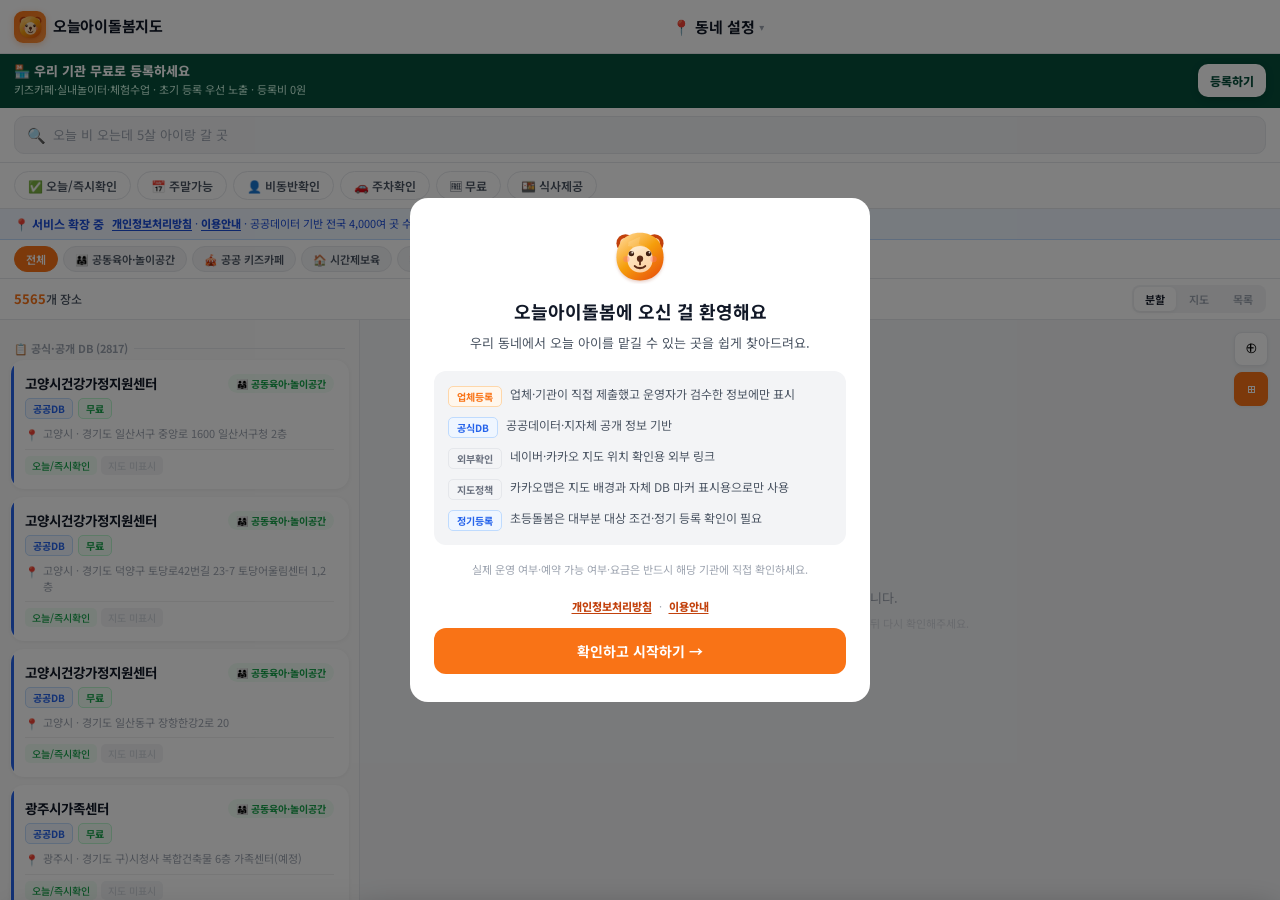
<file: index.html>
﻿<!DOCTYPE html>
<html lang="ko">
<head>
<meta charset="UTF-8">
<meta name="viewport" content="width=device-width, initial-scale=1.0, maximum-scale=1.0, user-scalable=no">
<title>오늘아이돌봄지도 | 우리 동네 돌봄·놀이 통합 검색 지도</title>
<meta name="description" content="국가서비스, 공공돌봄, 키즈카페, 실내놀이터, 도서관 프로그램, 체험수업을 한 번에 찾는 우리동네 돌봄·놀이 통합 검색 지도">
<meta name="theme-color" content="#f97316">
<meta name="color-scheme" content="light">
<meta name="mobile-web-app-capable" content="yes">
<meta name="application-name" content="오늘돌봄">
<meta property="og:title" content="오늘아이돌봄지도 | 우리 동네 돌봄·놀이 통합 검색 지도">
<meta property="og:description" content="국가서비스부터 키즈카페까지 오늘 갈 수 있는 돌봄·놀이 장소를 한 번에 찾아보세요.">
<meta property="og:type" content="website">
<meta property="og:image" content="icons/icon-512.png">
<meta name="apple-mobile-web-app-capable" content="yes">
<meta name="apple-mobile-web-app-status-bar-style" content="default">
<meta name="apple-mobile-web-app-title" content="오늘돌봄">
<link rel="manifest" href="manifest.json">
<link rel="icon" type="image/png" sizes="192x192" href="icons/icon-192.png">
<link rel="icon" type="image/png" sizes="512x512" href="icons/icon-512.png">
<link rel="apple-touch-icon" href="icons/icon-192.png">
<link rel="preconnect" href="https://fonts.googleapis.com">
<link href="https://fonts.googleapis.com/css2?family=Noto+Sans+KR:wght@300;400;500;600;700&display=swap" rel="stylesheet">
<link rel="stylesheet" href="assets/app.css">
<!-- 카카오맵 JS SDK는 지도 배경 렌더링과 자체 DB 좌표 마커 표시용입니다.
     카카오 Local/Places API 검색 결과를 장소 DB로 저장·복제·재배포하지 않습니다.
     카카오 개발자콘솔에서 허용 도메인을 반드시 제한하세요. -->
<script src="//dapi.kakao.com/v2/maps/sdk.js?appkey=64378d75cc0d8edba55553350f36c7d1&libraries=clusterer,services&autoload=false"></script>
</head>
<body>
<div class="app" id="app">

  <!-- ① 헤더: 당근마켓 스타일 -->
  <header class="header">
    <div class="logo">
      <div class="logo-icon"><img src="icons/todaycare-bear.svg" alt="" aria-hidden="true"></div>
      <span class="logo-text">오늘아이돌봄지도</span>
    </div>
    <button class="location-btn" id="loc-btn" onclick="openLocationModal()">
      <span>📍</span>
      <span class="loc-name" id="loc-name">동네 설정</span>
      <span class="loc-chevron">▾</span>
    </button>
  </header>

  <!-- PWA 설치 배너: Android Chrome (beforeinstallprompt) -->
  <div class="pwa-banner" id="pwa-install-banner">
    <img class="pwa-banner-icon" src="icons/todaycare-bear.svg" alt="" aria-hidden="true">
    <div class="pwa-banner-text">
      <b>앱으로 설치하기</b>
      <span>홈 화면 추가 → 앱처럼 빠르게 열려요</span>
    </div>
    <button class="pwa-banner-btn" onclick="triggerPwaInstall()">설치</button>
    <button class="pwa-banner-close" onclick="dismissPwaInstall()">✕</button>
  </div>

  <!-- PWA 설치 배너: iOS Safari -->
  <div class="pwa-banner pwa-ios" id="pwa-ios-banner">
    <img class="pwa-banner-icon" src="icons/todaycare-bear.svg" alt="" aria-hidden="true">
    <div class="pwa-banner-text">
      <b>홈 화면에 추가하기</b>
      <span>Safari 하단 공유(□↑) → "홈 화면에 추가"</span>
    </div>
    <button class="pwa-banner-close" onclick="dismissIosBanner()">✕</button>
  </div>

  <!-- ② 업체등록 CTA 띠 -->
  <div class="vendor-cta-strip" id="vendor-cta-strip">
    <div class="vendor-cta-copy">
      <b>🏪 우리 기관 무료로 등록하세요</b>
      <span>키즈카페·실내놀이터·체험수업 · 초기 등록 우선 노출 · 등록비 0원</span>
    </div>
    <button type="button" onclick="openVendorModal()">등록하기</button>
  </div>

  <!-- ③ 검색바 -->
  <div class="search-wrap">
    <div class="search-box">
      <span class="search-icon">🔍</span>
      <input class="search-input" id="search-input" type="text"
             placeholder="오늘 비 오는데 5살 아이랑 갈 곳"
             oninput="onSearch(this.value)" autocomplete="off">
      <button class="search-clear" id="search-clear" onclick="clearSearch()">✕</button>
    </div>
  </div>

  <!-- ④ 퀵필터 -->
  <div class="quick-bar">
    <button class="chip" id="chip-today"    onclick="toggleFilter('today')">✅ 오늘/즉시확인</button>
    <button class="chip" id="chip-weekend"  onclick="toggleFilter('weekend')">📅 주말가능</button>
    <button class="chip" id="chip-guardian" onclick="toggleFilter('guardian')">👤 비동반확인</button>
    <button class="chip" id="chip-parking"  onclick="toggleFilter('parking')">🚗 주차확인</button>
    <button class="chip" id="chip-free"     onclick="toggleFilter('free')">🆓 무료</button>
    <button class="chip" id="chip-meal"     onclick="toggleFilter('meal')">🍱 식사제공</button>
  </div>

  <!-- ⑤ 서비스 안내 -->
  <div class="policy-strip">
    <b>📍 서비스 확장 중</b>
    <span><a href="privacy.html">개인정보처리방침</a> · <a href="terms.html">이용안내</a> · 공공데이터 기반 전국 4,000여 곳 수록 · 업체 직접 등록 상시 접수 중</span>
  </div>

  <!-- ④ 카테고리 -->
  <div class="cat-bar" id="cat-bar"></div>

  <!-- ⑤ 카운트 + 뷰 토글 -->
  <div class="view-bar">
    <div class="view-count">
      <b id="count-num">0</b>개 장소
      <span class="count-area" id="count-area"></span>
    </div>
    <div class="view-toggle">
      <button class="vbtn active" id="v-split" onclick="setView('split')">분할</button>
      <button class="vbtn" id="v-map"   onclick="setView('map')">지도</button>
      <button class="vbtn" id="v-list"  onclick="setView('list')">목록</button>
    </div>
  </div>

  <!-- ⑥ 메인 콘텐츠 -->
  <div class="main" id="main-area">

    <!-- 리스트 패널 -->
    <div class="list-panel" id="list-panel">
      <div class="list-scroll" id="list-scroll">
        <div class="loading" id="loading">
          <div class="loading-spinner"></div>
          <p>데이터를 불러오는 중...</p>
        </div>
      </div>
    </div>

    <!-- 지도 패널 -->
    <div class="map-panel" id="map-panel">
      <div id="kakao-map" style="width:100%;height:100%"></div>
      <div class="map-controls">
        <button class="map-btn" onclick="fitBounds()" title="범위 맞추기">⊕</button>
        <button class="map-btn active" id="cluster-btn" onclick="toggleCluster()" title="클러스터">⊞</button>
      </div>
      <!-- 상세 패널 -->
      <div class="detail-panel" id="detail-panel">
        <button class="btn-close-detail" onclick="closeDetail()">✕</button>
        <div class="detail-scroll">
          <div id="detail-hero"></div>
          <div id="detail-body"></div>
        </div>
      </div>
    </div>
  </div>

  <!-- 모바일 FAB 그룹 -->
  <div class="mobile-fab-group" id="mobile-fab-group">
    <button class="mobile-fab" id="mobile-fab" onclick="toggleMobileView()">
      <span id="fab-icon">🗺️</span>
      <span id="fab-text">지도 보기</span>
    </button>
  </div>

  <!-- 모바일 바텀시트 -->
  <div class="bs-overlay" id="bs-overlay" onclick="closeBs()"></div>
  <div class="bottom-sheet" id="bottom-sheet">
    <div class="bs-handle"></div>
    <div class="bs-header">
      <span class="bs-title" id="bs-title">시설 목록</span>
      <button class="btn-close" onclick="closeBs()">✕</button>
    </div>
    <div class="bs-scroll" id="bs-scroll"></div>
  </div>

  <div class="toast" id="toast"></div>
</div>

<!-- 동네 설정 모달 -->
<div class="modal-backdrop" id="location-modal" onclick="closeModal('location-modal')">
  <div class="modal" onclick="event.stopPropagation()">
    <div class="modal-header">
      <h2>내 동네 설정</h2>
      <button class="btn-close" onclick="closeModal('location-modal')">✕</button>
    </div>
    <p class="modal-desc">당근마켓처럼 우리 동네를 설정하면<br>그 지역 아이돌봄 장소만 먼저 보여드려요.</p>
    <div class="loc-input-wrap">
      <input class="loc-input" id="loc-input" type="text"
             placeholder="예: 홍성군, 예산군, 화성시 동탄구..."
             oninput="filterSuggestions(this.value)" autocomplete="off">
    </div>
    <div class="loc-suggestions" id="loc-suggestions"></div>
    <button class="btn-loc-all" onclick="setNeighborhood('','전국')">🌏 전국 전체 보기</button>
  </div>
</div>

<!-- 업체·기관 등록 모달 -->
<div class="modal-backdrop" id="vendor-modal" onclick="closeModal('vendor-modal')">
  <div class="modal modal-wide" onclick="event.stopPropagation()">
    <div class="modal-header">
      <h2>🏪 업체·기관 무료 등록</h2>
      <button class="btn-close" onclick="closeModal('vendor-modal')">✕</button>
    </div>
    <p class="modal-desc">오늘아이돌봄지도에 등록하면 지역 부모에게 우리 기관이 노출됩니다.<br><b>초기 등록 기관은 상단 우선 노출</b> 혜택이 적용됩니다.</p>

    <!-- 혜택 3종 -->
    <div class="vendor-benefits">
      <div>
        <b>🆓</b>
        <span>등록비 0원<br>완전 무료</span>
      </div>
      <div>
        <b>📍</b>
        <span>지도·검색<br>노출</span>
      </div>
      <div>
        <b>📞</b>
        <span>전화·예약링크<br>직접 연결</span>
      </div>
    </div>

    <!-- 등록 가능 업체 유형 -->
    <div class="vendor-type-list">
      <div class="vendor-type-title">등록 가능한 기관·업체</div>
      <div class="vendor-types">
        <span>🎪 키즈카페</span>
        <span>🏃 실내놀이터</span>
        <span>🎨 체험수업</span>
        <span>🌿 공동육아나눔터</span>
        <span>📚 도서관 프로그램</span>
        <span>🍳 키즈쿠킹</span>
        <span>🌲 숲체험</span>
        <span>🏫 방학특강</span>
      </div>
    </div>

    <!-- 준비 사항 -->
    <div class="vendor-checklist">
      <h3>📋 등록 전 준비하면 좋은 정보</h3>
      <ul>
        <li>업체·기관명, 대표전화, 주소</li>
        <li>카테고리 구분 (키즈카페 / 체험수업 / 공동육아 등)</li>
        <li>공식 홈페이지·인스타·예약 링크 <em style="color:var(--brand);font-size:10px">(있으면 우선 노출)</em></li>
        <li>네이버지도 또는 카카오맵 링크</li>
      </ul>
    </div>

    <div class="vendor-notice gray">
      담당자명·개인 연락처는 내부 검수용으로만 사용하고 공개 화면에는 노출하지 않습니다.<br>
      등록 후 <b>1~3일 내 검수</b>를 거쳐 지도에 반영됩니다.
    </div>

    <div class="vendor-actions">
      <button class="btn-v-reset" onclick="closeModal('vendor-modal')">닫기</button>
      <button class="btn-v-submit" onclick="openVendorGoogleForm()">구글폼으로 무료 등록하기 →</button>
    </div>
  </div>
</div>

<!-- 법적 고지 모달 (최초 1회) -->
<div class="modal-backdrop" id="legal-modal">
  <div class="modal modal-legal">
    <img class="legal-icon" src="icons/todaycare-bear.svg" alt="" aria-hidden="true">
    <h2>오늘아이돌봄에 오신 걸 환영해요</h2>
    <p class="legal-sub">우리 동네에서 오늘 아이를 맡길 수 있는 곳을 쉽게 찾아드려요.</p>
    <div class="legal-list">
      <div class="legal-item">
        <span class="legal-badge badge-direct">업체등록</span>
        <span>업체·기관이 직접 제출했고 운영자가 검수한 정보에만 표시</span>
      </div>
      <div class="legal-item">
        <span class="legal-badge badge-public">공식DB</span>
        <span>공공데이터·지자체 공개 정보 기반</span>
      </div>
      <div class="legal-item">
        <span class="legal-badge badge-link">외부확인</span>
        <span>네이버·카카오 지도 위치 확인용 외부 링크</span>
      </div>
      <div class="legal-item">
        <span class="legal-badge badge-link">지도정책</span>
        <span>카카오맵은 지도 배경과 자체 DB 마커 표시용으로만 사용</span>
      </div>
      <div class="legal-item">
        <span class="legal-badge badge-public">정기등록</span>
        <span>초등돌봄은 대부분 대상 조건·정기 등록 확인이 필요</span>
      </div>
    </div>
    <p class="legal-notice">실제 운영 여부·예약 가능 여부·요금은 반드시 해당 기관에 직접 확인하세요.</p>
    <div class="legal-links">
      <a href="privacy.html">개인정보처리방침</a>
      <span>·</span>
      <a href="terms.html">이용안내</a>
    </div>
    <button class="btn-legal-confirm" onclick="confirmLegal()">확인하고 시작하기 →</button>
  </div>
</div>

<!-- PWA 설치 안내 모달 -->
<div class="modal-backdrop" id="install-help-modal" onclick="closeModal('install-help-modal')">
  <div class="modal modal-install-help" onclick="event.stopPropagation()">
    <div class="modal-header">
      <h2>앱 설치 안내</h2>
      <button class="btn-close" onclick="closeModal('install-help-modal')">✕</button>
    </div>
    <img class="install-help-icon" src="icons/todaycare-bear.svg" alt="" aria-hidden="true">
    <p class="modal-desc">설치 팝업이 바로 뜨지 않으면 아래 방법으로 홈 화면에 추가할 수 있어요.</p>
    <div class="install-help-list">
      <div>
        <b>Android Chrome</b>
        <span>오른쪽 위 ⋮ 메뉴 → 앱 설치 또는 홈 화면에 추가</span>
      </div>
      <div>
        <b>Samsung Internet</b>
        <span>메뉴 → 현재 페이지 추가 → 홈 화면</span>
      </div>
      <div>
        <b>iPhone Safari</b>
        <span>공유 버튼 → 홈 화면에 추가</span>
      </div>
    </div>
    <div class="vendor-notice gray">
      Google 앱, 카카오톡, 네이버앱 안에서 연 브라우저는 설치 팝업을 지원하지 않을 수 있습니다. 그 경우 Chrome 또는 Safari에서 todaycare.kr을 다시 열어주세요.
    </div>
  </div>
</div>

<script src="assets/app.js"></script>
<script>
  if ('serviceWorker' in navigator) {
    window.addEventListener('load', () => {
      navigator.serviceWorker.register('./sw.js').catch(() => {});
    });
  }
</script>
</body>
</html>
</file>
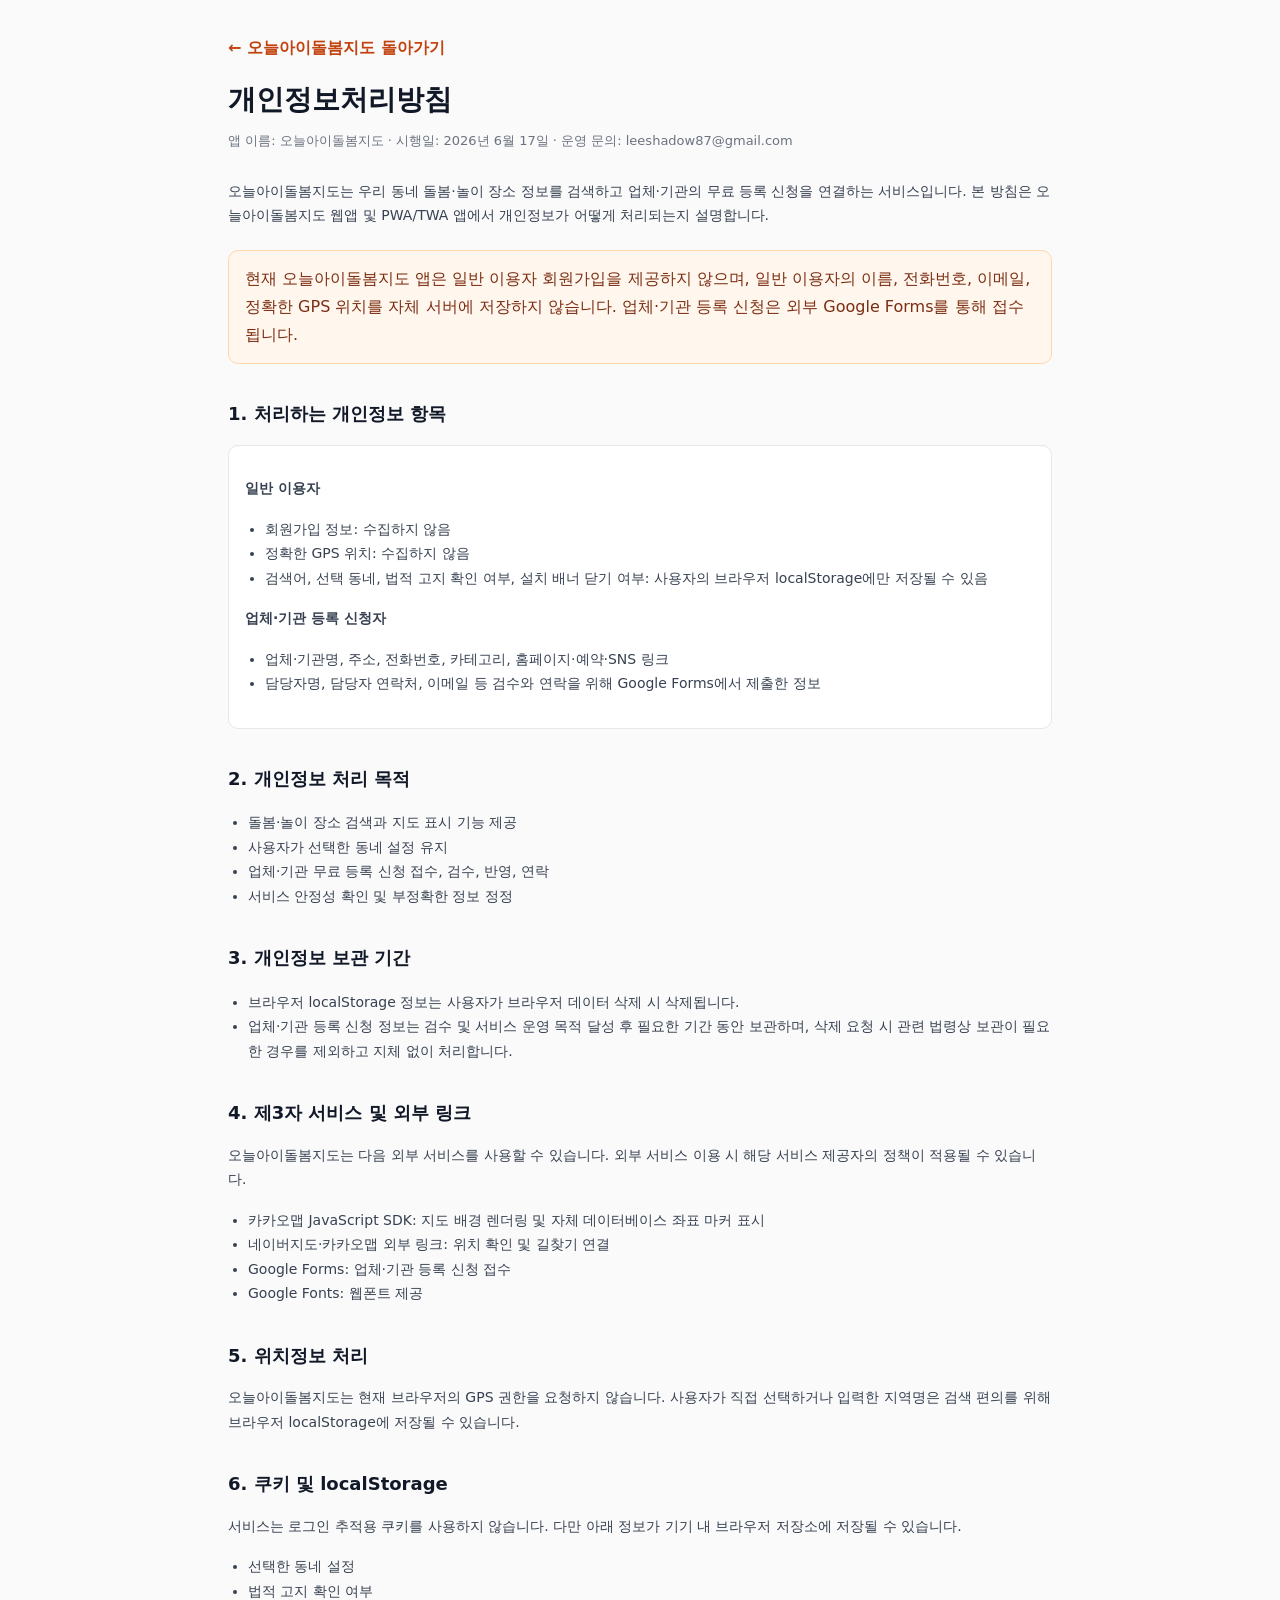
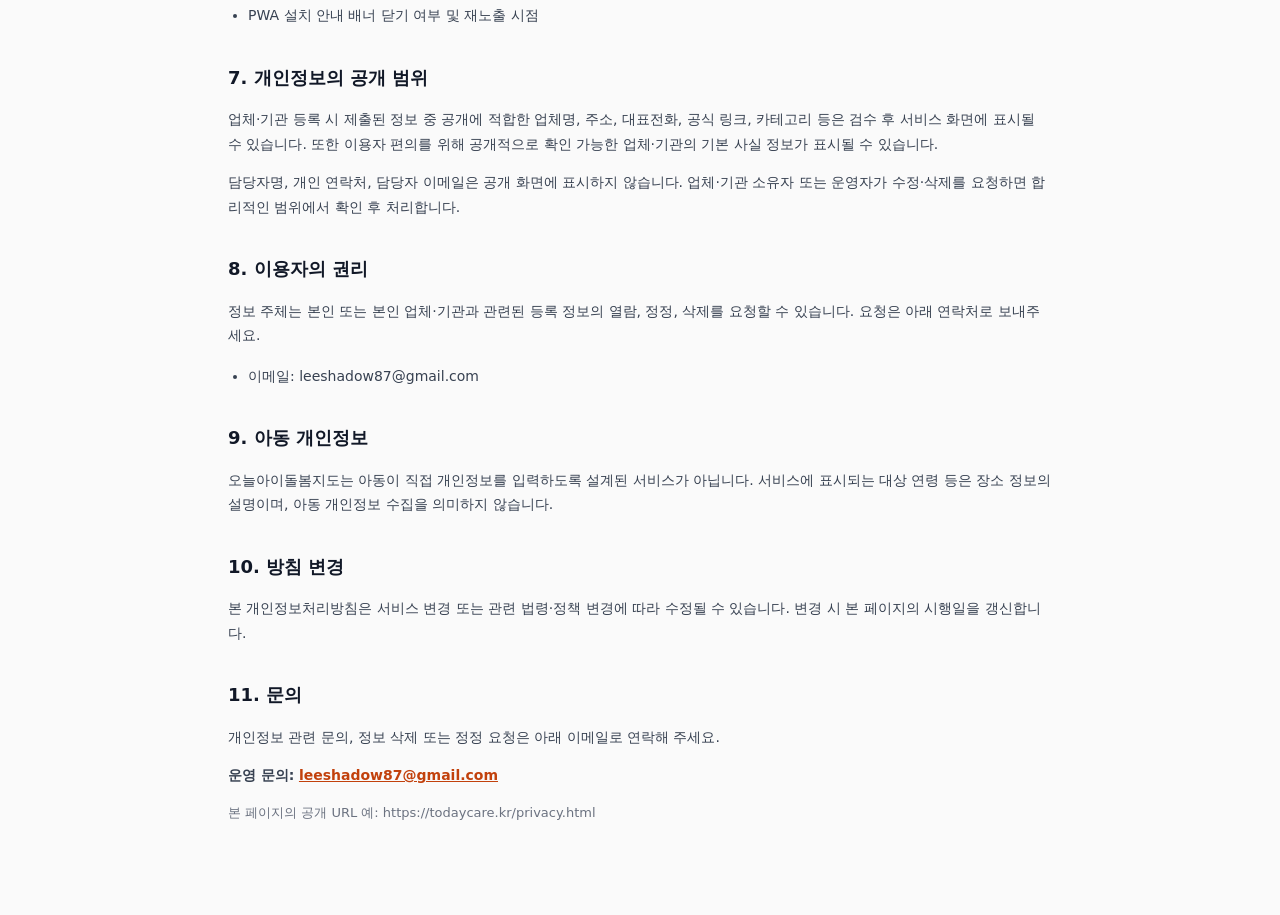
<file: privacy.html>
<!DOCTYPE html>
<html lang="ko">
<head>
<meta charset="UTF-8">
<meta name="viewport" content="width=device-width, initial-scale=1.0">
<meta name="robots" content="index,follow">
<title>개인정보처리방침 | 오늘아이돌봄지도</title>
<link rel="icon" type="image/png" sizes="192x192" href="icons/icon-192.png">
<link rel="apple-touch-icon" href="icons/icon-192.png">
<style>
  *{box-sizing:border-box}
  body{margin:0;background:#fafafa;color:#111827;font-family:'Noto Sans KR',system-ui,-apple-system,BlinkMacSystemFont,'Segoe UI',sans-serif;line-height:1.75}
  main{max-width:860px;margin:0 auto;padding:34px 18px 64px}
  h1{font-size:28px;line-height:1.25;margin:0 0 8px}
  h2{font-size:18px;margin:34px 0 10px}
  p,li{font-size:14px;color:#374151}
  ul{padding-left:20px}
  a{color:#c2410c;font-weight:700}
  .meta{color:#6b7280;font-size:13px;margin-bottom:26px}
  .notice{background:#fff7ed;border:1px solid #fed7aa;border-radius:10px;padding:14px 16px;margin:22px 0;color:#7c2d12}
  .box{background:#fff;border:1px solid #e5e7eb;border-radius:10px;padding:16px;margin:16px 0}
  .back{display:inline-flex;margin-bottom:20px;text-decoration:none}
</style>
</head>
<body>
<main>
  <a class="back" href="./">← 오늘아이돌봄지도 돌아가기</a>
  <h1>개인정보처리방침</h1>
  <p class="meta">앱 이름: 오늘아이돌봄지도 · 시행일: 2026년 6월 17일 · 운영 문의: leeshadow87@gmail.com</p>

  <p>오늘아이돌봄지도는 우리 동네 돌봄·놀이 장소 정보를 검색하고 업체·기관의 무료 등록 신청을 연결하는 서비스입니다. 본 방침은 오늘아이돌봄지도 웹앱 및 PWA/TWA 앱에서 개인정보가 어떻게 처리되는지 설명합니다.</p>

  <div class="notice">
    현재 오늘아이돌봄지도 앱은 일반 이용자 회원가입을 제공하지 않으며, 일반 이용자의 이름, 전화번호, 이메일, 정확한 GPS 위치를 자체 서버에 저장하지 않습니다. 업체·기관 등록 신청은 외부 Google Forms를 통해 접수됩니다.
  </div>

  <h2>1. 처리하는 개인정보 항목</h2>
  <div class="box">
    <p><b>일반 이용자</b></p>
    <ul>
      <li>회원가입 정보: 수집하지 않음</li>
      <li>정확한 GPS 위치: 수집하지 않음</li>
      <li>검색어, 선택 동네, 법적 고지 확인 여부, 설치 배너 닫기 여부: 사용자의 브라우저 localStorage에만 저장될 수 있음</li>
    </ul>
    <p><b>업체·기관 등록 신청자</b></p>
    <ul>
      <li>업체·기관명, 주소, 전화번호, 카테고리, 홈페이지·예약·SNS 링크</li>
      <li>담당자명, 담당자 연락처, 이메일 등 검수와 연락을 위해 Google Forms에서 제출한 정보</li>
    </ul>
  </div>

  <h2>2. 개인정보 처리 목적</h2>
  <ul>
    <li>돌봄·놀이 장소 검색과 지도 표시 기능 제공</li>
    <li>사용자가 선택한 동네 설정 유지</li>
    <li>업체·기관 무료 등록 신청 접수, 검수, 반영, 연락</li>
    <li>서비스 안정성 확인 및 부정확한 정보 정정</li>
  </ul>

  <h2>3. 개인정보 보관 기간</h2>
  <ul>
    <li>브라우저 localStorage 정보는 사용자가 브라우저 데이터 삭제 시 삭제됩니다.</li>
    <li>업체·기관 등록 신청 정보는 검수 및 서비스 운영 목적 달성 후 필요한 기간 동안 보관하며, 삭제 요청 시 관련 법령상 보관이 필요한 경우를 제외하고 지체 없이 처리합니다.</li>
  </ul>

  <h2>4. 제3자 서비스 및 외부 링크</h2>
  <p>오늘아이돌봄지도는 다음 외부 서비스를 사용할 수 있습니다. 외부 서비스 이용 시 해당 서비스 제공자의 정책이 적용될 수 있습니다.</p>
  <ul>
    <li>카카오맵 JavaScript SDK: 지도 배경 렌더링 및 자체 데이터베이스 좌표 마커 표시</li>
    <li>네이버지도·카카오맵 외부 링크: 위치 확인 및 길찾기 연결</li>
    <li>Google Forms: 업체·기관 등록 신청 접수</li>
    <li>Google Fonts: 웹폰트 제공</li>
  </ul>

  <h2>5. 위치정보 처리</h2>
  <p>오늘아이돌봄지도는 현재 브라우저의 GPS 권한을 요청하지 않습니다. 사용자가 직접 선택하거나 입력한 지역명은 검색 편의를 위해 브라우저 localStorage에 저장될 수 있습니다.</p>

  <h2>6. 쿠키 및 localStorage</h2>
  <p>서비스는 로그인 추적용 쿠키를 사용하지 않습니다. 다만 아래 정보가 기기 내 브라우저 저장소에 저장될 수 있습니다.</p>
  <ul>
    <li>선택한 동네 설정</li>
    <li>법적 고지 확인 여부</li>
    <li>PWA 설치 안내 배너 닫기 여부 및 재노출 시점</li>
  </ul>

  <h2>7. 개인정보의 공개 범위</h2>
  <p>업체·기관 등록 시 제출된 정보 중 공개에 적합한 업체명, 주소, 대표전화, 공식 링크, 카테고리 등은 검수 후 서비스 화면에 표시될 수 있습니다. 또한 이용자 편의를 위해 공개적으로 확인 가능한 업체·기관의 기본 사실 정보가 표시될 수 있습니다.</p>
  <p>담당자명, 개인 연락처, 담당자 이메일은 공개 화면에 표시하지 않습니다. 업체·기관 소유자 또는 운영자가 수정·삭제를 요청하면 합리적인 범위에서 확인 후 처리합니다.</p>

  <h2>8. 이용자의 권리</h2>
  <p>정보 주체는 본인 또는 본인 업체·기관과 관련된 등록 정보의 열람, 정정, 삭제를 요청할 수 있습니다. 요청은 아래 연락처로 보내주세요.</p>
  <ul>
    <li>이메일: leeshadow87@gmail.com</li>
  </ul>

  <h2>9. 아동 개인정보</h2>
  <p>오늘아이돌봄지도는 아동이 직접 개인정보를 입력하도록 설계된 서비스가 아닙니다. 서비스에 표시되는 대상 연령 등은 장소 정보의 설명이며, 아동 개인정보 수집을 의미하지 않습니다.</p>

  <h2>10. 방침 변경</h2>
  <p>본 개인정보처리방침은 서비스 변경 또는 관련 법령·정책 변경에 따라 수정될 수 있습니다. 변경 시 본 페이지의 시행일을 갱신합니다.</p>

  <h2>11. 문의</h2>
  <p>개인정보 관련 문의, 정보 삭제 또는 정정 요청은 아래 이메일로 연락해 주세요.</p>
  <p><b>운영 문의:</b> <a href="mailto:leeshadow87@gmail.com">leeshadow87@gmail.com</a></p>

  <p class="meta">본 페이지의 공개 URL 예: https://todaycare.kr/privacy.html</p>
</main>
</body>
</html>
</file>
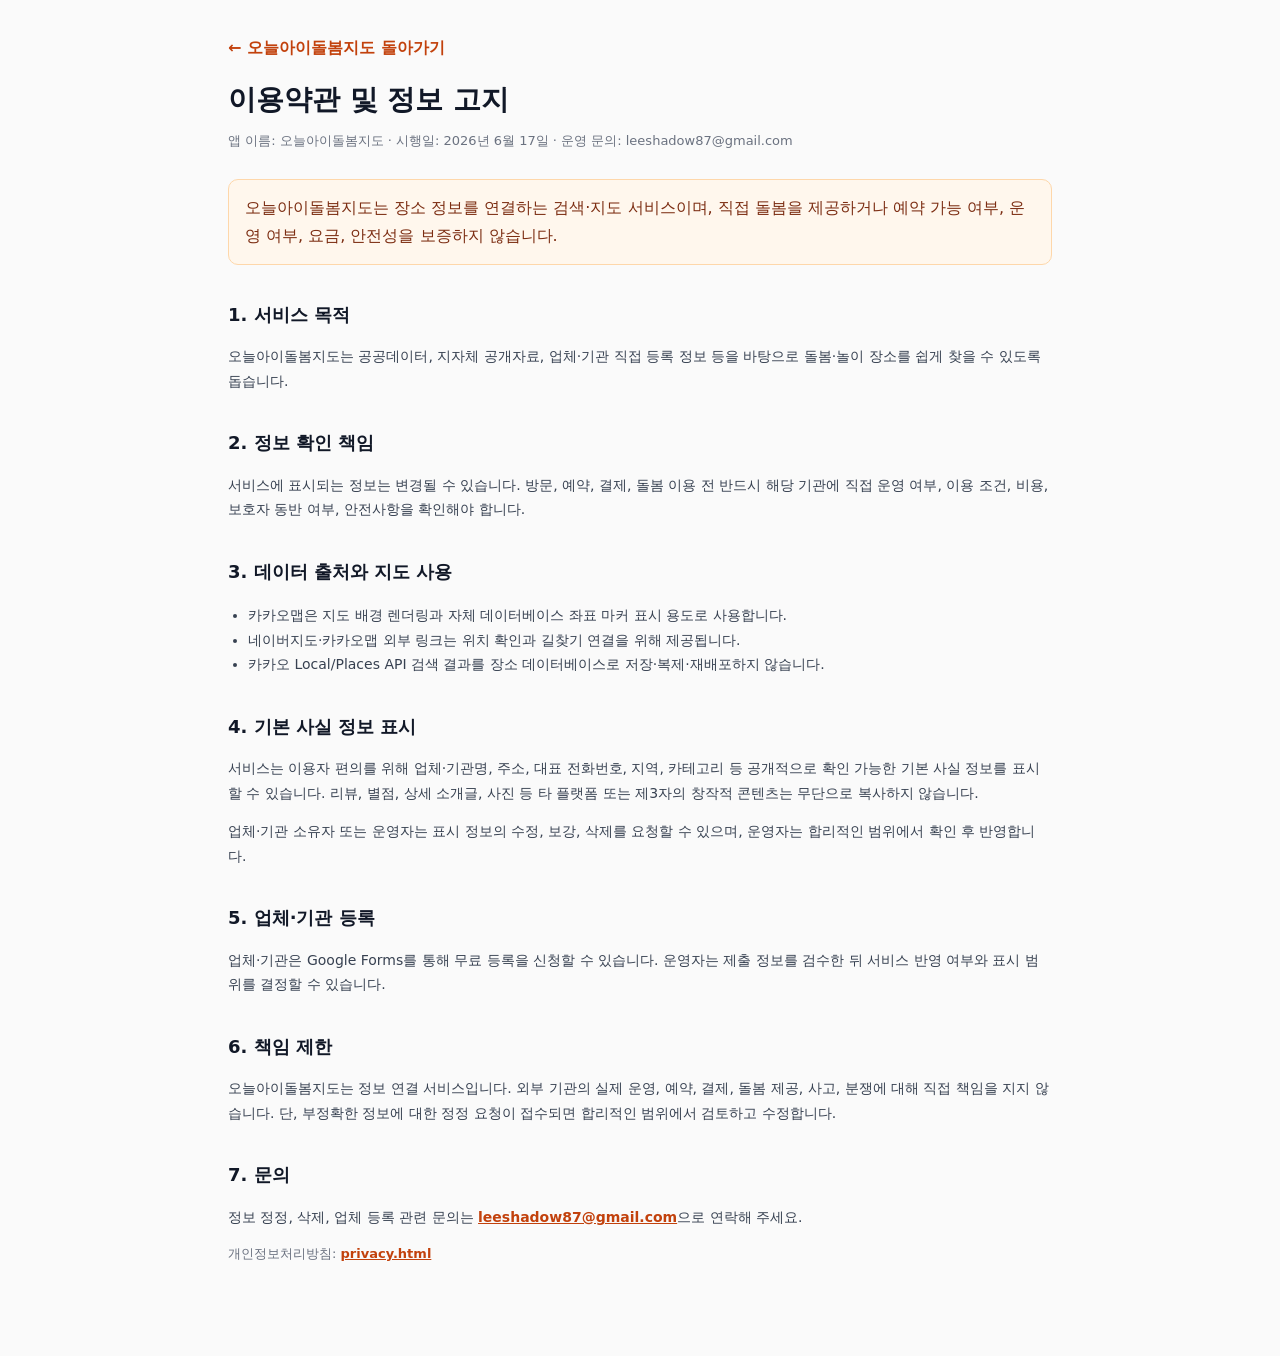
<file: terms.html>
<!DOCTYPE html>
<html lang="ko">
<head>
<meta charset="UTF-8">
<meta name="viewport" content="width=device-width, initial-scale=1.0">
<meta name="robots" content="index,follow">
<title>이용약관 및 정보 고지 | 오늘아이돌봄지도</title>
<link rel="icon" type="image/png" sizes="192x192" href="icons/icon-192.png">
<link rel="apple-touch-icon" href="icons/icon-192.png">
<style>
  *{box-sizing:border-box}
  body{margin:0;background:#fafafa;color:#111827;font-family:'Noto Sans KR',system-ui,-apple-system,BlinkMacSystemFont,'Segoe UI',sans-serif;line-height:1.75}
  main{max-width:860px;margin:0 auto;padding:34px 18px 64px}
  h1{font-size:28px;line-height:1.25;margin:0 0 8px}
  h2{font-size:18px;margin:34px 0 10px}
  p,li{font-size:14px;color:#374151}
  ul{padding-left:20px}
  a{color:#c2410c;font-weight:700}
  .meta{color:#6b7280;font-size:13px;margin-bottom:26px}
  .notice{background:#fff7ed;border:1px solid #fed7aa;border-radius:10px;padding:14px 16px;margin:22px 0;color:#7c2d12}
  .back{display:inline-flex;margin-bottom:20px;text-decoration:none}
</style>
</head>
<body>
<main>
  <a class="back" href="./">← 오늘아이돌봄지도 돌아가기</a>
  <h1>이용약관 및 정보 고지</h1>
  <p class="meta">앱 이름: 오늘아이돌봄지도 · 시행일: 2026년 6월 17일 · 운영 문의: leeshadow87@gmail.com</p>

  <div class="notice">
    오늘아이돌봄지도는 장소 정보를 연결하는 검색·지도 서비스이며, 직접 돌봄을 제공하거나 예약 가능 여부, 운영 여부, 요금, 안전성을 보증하지 않습니다.
  </div>

  <h2>1. 서비스 목적</h2>
  <p>오늘아이돌봄지도는 공공데이터, 지자체 공개자료, 업체·기관 직접 등록 정보 등을 바탕으로 돌봄·놀이 장소를 쉽게 찾을 수 있도록 돕습니다.</p>

  <h2>2. 정보 확인 책임</h2>
  <p>서비스에 표시되는 정보는 변경될 수 있습니다. 방문, 예약, 결제, 돌봄 이용 전 반드시 해당 기관에 직접 운영 여부, 이용 조건, 비용, 보호자 동반 여부, 안전사항을 확인해야 합니다.</p>

  <h2>3. 데이터 출처와 지도 사용</h2>
  <ul>
    <li>카카오맵은 지도 배경 렌더링과 자체 데이터베이스 좌표 마커 표시 용도로 사용합니다.</li>
    <li>네이버지도·카카오맵 외부 링크는 위치 확인과 길찾기 연결을 위해 제공됩니다.</li>
    <li>카카오 Local/Places API 검색 결과를 장소 데이터베이스로 저장·복제·재배포하지 않습니다.</li>
  </ul>

  <h2>4. 기본 사실 정보 표시</h2>
  <p>서비스는 이용자 편의를 위해 업체·기관명, 주소, 대표 전화번호, 지역, 카테고리 등 공개적으로 확인 가능한 기본 사실 정보를 표시할 수 있습니다. 리뷰, 별점, 상세 소개글, 사진 등 타 플랫폼 또는 제3자의 창작적 콘텐츠는 무단으로 복사하지 않습니다.</p>
  <p>업체·기관 소유자 또는 운영자는 표시 정보의 수정, 보강, 삭제를 요청할 수 있으며, 운영자는 합리적인 범위에서 확인 후 반영합니다.</p>

  <h2>5. 업체·기관 등록</h2>
  <p>업체·기관은 Google Forms를 통해 무료 등록을 신청할 수 있습니다. 운영자는 제출 정보를 검수한 뒤 서비스 반영 여부와 표시 범위를 결정할 수 있습니다.</p>

  <h2>6. 책임 제한</h2>
  <p>오늘아이돌봄지도는 정보 연결 서비스입니다. 외부 기관의 실제 운영, 예약, 결제, 돌봄 제공, 사고, 분쟁에 대해 직접 책임을 지지 않습니다. 단, 부정확한 정보에 대한 정정 요청이 접수되면 합리적인 범위에서 검토하고 수정합니다.</p>

  <h2>7. 문의</h2>
  <p>정보 정정, 삭제, 업체 등록 관련 문의는 <a href="mailto:leeshadow87@gmail.com">leeshadow87@gmail.com</a>으로 연락해 주세요.</p>

  <p class="meta">개인정보처리방침: <a href="privacy.html">privacy.html</a></p>
</main>
</body>
</html>
</file>
<file: assets/app.css>
﻿/* ===== RESET & ROOT ===== */
*{box-sizing:border-box;margin:0;padding:0;-webkit-tap-highlight-color:transparent}
:root{
  --brand:#f97316;--brand2:#fb923c;--brand-light:#fff7ed;--brand-dark:#c2410c;
  --green:#16a34a;--green-light:#f0fdf4;
  --blue:#2563eb;--blue-light:#eff6ff;
  --purple:#7c3aed;--purple-light:#f5f3ff;
  --gray:#6b7280;--gray-light:#f3f4f6;
  --bg:#fafafa;--surface:#fff;--border:#e5e7eb;--border2:#f0f0f0;
  --text:#111827;--text2:#4b5563;--text3:#9ca3af;--text4:#d1d5db;
  --radius:14px;--radius-sm:8px;--radius-xs:6px;
  --shadow-sm:0 1px 4px rgba(0,0,0,.06);
  --shadow:0 3px 14px rgba(0,0,0,.09);
  --shadow-lg:0 8px 32px rgba(0,0,0,.13);
  --safe-bottom:env(safe-area-inset-bottom,0px);
}
html,body{height:100%;overflow:hidden;font-family:'Noto Sans KR',system-ui,sans-serif;background:var(--bg);color:var(--text);font-size:14px;line-height:1.5}
.app{display:flex;flex-direction:column;height:100dvh;overflow:hidden}

/* ===== HEADER (당근 스타일) ===== */
.header{height:54px;background:var(--surface);border-bottom:1px solid var(--border);display:flex;align-items:center;padding:0 14px;gap:8px;flex-shrink:0;z-index:200}
.logo{display:flex;align-items:center;gap:7px;flex-shrink:0}
.logo-icon{width:32px;height:32px;border-radius:9px;background:linear-gradient(135deg,var(--brand),var(--brand2));display:flex;align-items:center;justify-content:center;box-shadow:0 2px 6px rgba(249,115,22,.3);overflow:hidden}
.logo-icon img{width:27px;height:27px;display:block}
.logo-text{font-size:15px;font-weight:700;color:var(--text);letter-spacing:-.3px}
.location-btn{flex:1;display:flex;align-items:center;justify-content:center;gap:4px;font-size:15px;font-weight:700;color:var(--text);background:none;border:none;cursor:pointer;font-family:inherit;padding:6px 8px;border-radius:8px;transition:background .15s}
.location-btn:hover{background:var(--gray-light)}
.loc-name{max-width:160px;overflow:hidden;text-overflow:ellipsis;white-space:nowrap}
.loc-chevron{font-size:10px;color:var(--text3);flex-shrink:0}
/* ===== 검색바 ===== */
.search-wrap{background:var(--surface);border-bottom:1px solid var(--border);padding:8px 14px;flex-shrink:0}
.search-box{display:flex;align-items:center;background:var(--gray-light);border:1.5px solid var(--border);border-radius:10px;padding:0 12px;height:38px;transition:border-color .15s}
.search-box:focus-within{border-color:var(--brand);background:#fff}
.search-icon{font-size:15px;color:var(--text3);margin-right:7px;flex-shrink:0}
.search-input{flex:1;border:none;background:transparent;font-size:13px;font-family:inherit;color:var(--text);outline:none}
.search-input::placeholder{color:var(--text3)}
.search-clear{width:20px;height:20px;border-radius:50%;background:var(--text4);border:none;cursor:pointer;display:none;align-items:center;justify-content:center;font-size:11px;color:#fff;font-weight:700;flex-shrink:0}
.search-clear.show{display:flex}

/* ===== 퀵 필터 (V1 복원) ===== */
.quick-bar{background:var(--surface);border-bottom:1px solid var(--border);padding:8px 14px;display:flex;gap:6px;overflow-x:auto;flex-shrink:0;scrollbar-width:none}
.quick-bar::-webkit-scrollbar{display:none}
.chip{padding:5px 13px;border-radius:20px;font-size:12px;font-weight:600;white-space:nowrap;cursor:pointer;border:1.5px solid var(--border);background:#fff;color:var(--text2);transition:all .15s;user-select:none;font-family:inherit}
.chip:hover{border-color:var(--brand);color:var(--brand)}
.chip.on-orange{background:var(--brand);color:#fff;border-color:var(--brand)}
.chip.on-green{background:var(--green);color:#fff;border-color:var(--green)}
.chip.on-blue{background:var(--blue);color:#fff;border-color:var(--blue)}
.chip.on-purple{background:var(--purple);color:#fff;border-color:var(--purple)}

/* ===== V12_5 정책 안내 ===== */
.policy-strip{background:var(--blue-light);border-bottom:1px solid #bfdbfe;color:#1d4ed8;padding:7px 14px;display:flex;align-items:center;gap:8px;flex-shrink:0;font-size:11px;line-height:1.35}
.policy-strip b{font-size:12px;white-space:nowrap}
.policy-strip span{overflow:hidden;text-overflow:ellipsis;white-space:nowrap}
.policy-strip a{color:#1d4ed8;font-weight:800;text-decoration:underline;text-underline-offset:2px}
.legal-links{display:flex;justify-content:center;align-items:center;gap:7px;margin:8px 0 14px;font-size:11px;color:var(--text3)}
.legal-links a{color:var(--brand-dark);font-weight:800;text-decoration:underline;text-underline-offset:2px}

/* ===== 업체등록 전환 CTA ===== */
.vendor-cta-strip{background:#064e3b;color:#fff;border-bottom:1px solid rgba(6,78,59,.28);padding:9px 14px;display:flex;align-items:center;justify-content:space-between;gap:12px;flex-shrink:0}
.vendor-cta-copy{min-width:0;display:flex;flex-direction:column;gap:2px}
.vendor-cta-copy b{font-size:13px;font-weight:800;line-height:1.25}
.vendor-cta-copy span{font-size:11px;color:#d1fae5;white-space:nowrap;overflow:hidden;text-overflow:ellipsis}
.vendor-cta-strip button{border:none;background:#fff;color:#064e3b;border-radius:10px;padding:8px 12px;font-size:12px;font-weight:800;white-space:nowrap;cursor:pointer;font-family:inherit;box-shadow:0 2px 8px rgba(0,0,0,.16)}
.vendor-cta-strip button:hover{background:#ecfdf5}

/* ===== 카테고리 ===== */
.cat-bar{background:var(--surface);border-bottom:1px solid var(--border);padding:6px 14px;display:flex;gap:5px;overflow-x:auto;flex-shrink:0;scrollbar-width:none}
.cat-bar::-webkit-scrollbar{display:none}
.cat-btn{padding:4px 11px;border-radius:20px;font-size:11px;font-weight:600;white-space:nowrap;cursor:pointer;border:1.5px solid var(--border);background:var(--gray-light);color:var(--text2);transition:all .15s;font-family:inherit}
.cat-btn:hover{background:#fff;border-color:var(--brand);color:var(--brand)}
.cat-btn.active{background:var(--brand);color:#fff;border-color:var(--brand)}

/* ===== 뷰바 ===== */
.view-bar{background:var(--surface);border-bottom:1px solid var(--border);padding:6px 14px;display:flex;align-items:center;justify-content:space-between;flex-shrink:0}
.view-count{font-size:12px;color:var(--text2);font-weight:500}
.view-count b{color:var(--brand);font-weight:700;font-size:13px}
.count-area{color:var(--text3);font-size:11px;margin-left:4px}
.view-toggle{display:flex;gap:2px;background:var(--gray-light);border-radius:8px;padding:2px}
.vbtn{padding:4px 11px;border-radius:6px;font-size:11px;font-weight:600;cursor:pointer;border:none;background:transparent;color:var(--text3);transition:all .15s;font-family:inherit}
.vbtn.active{background:#fff;color:var(--text);box-shadow:var(--shadow-sm)}

/* ===== 메인 레이아웃 ===== */
.main{display:flex;flex:1;overflow:hidden;position:relative}

/* ===== 리스트 패널 ===== */
.list-panel{width:360px;min-width:300px;display:flex;flex-direction:column;border-right:1px solid var(--border);background:var(--bg)}
.list-scroll{flex:1;overflow-y:auto;padding:10px;scrollbar-width:thin;scrollbar-color:var(--border) transparent}
.list-scroll::-webkit-scrollbar{width:4px}
.list-scroll::-webkit-scrollbar-thumb{background:var(--border);border-radius:2px}

/* ===== 로딩 ===== */
.loading{display:flex;flex-direction:column;align-items:center;justify-content:center;padding:60px 20px;color:var(--text3);gap:14px}
.loading-spinner{width:32px;height:32px;border:3px solid var(--border);border-top-color:var(--brand);border-radius:50%;animation:spin .8s linear infinite}
@keyframes spin{to{transform:rotate(360deg)}}
.loading p{font-size:13px}

/* ===== 플레이스 카드 ===== */
.place-card{background:var(--surface);border-radius:var(--radius);padding:13px 14px;margin-bottom:8px;cursor:pointer;border:1.5px solid transparent;box-shadow:var(--shadow-sm);position:relative;overflow:hidden;transition:all .15s}
.place-card:hover{box-shadow:var(--shadow);transform:translateY(-1px);border-color:var(--brand-light)}
.place-card.selected{border-color:var(--brand);box-shadow:0 2px 16px rgba(249,115,22,.18)}

/* 카드 왼쪽 컬러 스트라이프 */
.place-card::before{content:'';position:absolute;left:0;top:0;bottom:0;width:3px;border-radius:3px 0 0 3px}
.place-card[data-rank="0"]::before{background:var(--brand)}
.place-card[data-rank="1"]::before{background:var(--blue)}
.place-card[data-rank="2"]::before{background:var(--text4)}

/* 업체 직접등록 카드는 살짝 강조 */
.place-card[data-rank="0"]{border-color:#fed7aa}
.place-card[data-rank="0"]:hover{border-color:var(--brand)}

.card-top{display:flex;align-items:flex-start;justify-content:space-between;gap:8px;margin-bottom:5px}
.card-name{font-size:13.5px;font-weight:700;line-height:1.35;flex:1;color:var(--text)}
.card-cat{padding:2px 8px;border-radius:10px;font-size:10px;font-weight:700;white-space:nowrap;flex-shrink:0}

.card-source-row{display:flex;gap:5px;margin-bottom:6px;flex-wrap:wrap}

/* 소스 배지 */
.src-badge{padding:2px 7px;border-radius:5px;font-size:10px;font-weight:700;white-space:nowrap}
.src-badge.direct{background:#fff7ed;color:var(--brand);border:1px solid #fed7aa}
.src-badge.public{background:var(--blue-light);color:var(--blue);border:1px solid #bfdbfe}
.src-badge.link{background:var(--gray-light);color:var(--gray);border:1px solid var(--border)}
.src-badge.free{background:var(--green-light);color:var(--green);border:1px solid #bbf7d0}
.src-badge.paid{background:#fef9c3;color:#a16207;border:1px solid #fde68a}

.card-addr{font-size:11px;color:var(--text3);margin-bottom:5px;display:flex;gap:4px;align-items:flex-start}
.card-addr-icon{flex-shrink:0;margin-top:1px}
.card-tags{display:flex;gap:4px;flex-wrap:wrap;margin-top:6px;padding-top:6px;border-top:1px solid var(--border2)}
.tag{font-size:10px;padding:2px 7px;border-radius:5px;background:var(--gray-light);color:var(--text2);font-weight:500}
.tag.orange{background:var(--brand-light);color:var(--brand)}

.no-results{padding:40px 16px;text-align:center;color:var(--text2)}
.no-results-icon{font-size:36px;margin-bottom:10px}
.btn-reset{margin-top:12px;padding:7px 16px;border-radius:8px;font-size:12px;font-weight:600;cursor:pointer;border:1.5px solid var(--border);background:#fff;color:var(--text2);font-family:inherit;transition:all .15s}
.btn-reset:hover{border-color:var(--brand);color:var(--brand)}

/* 소스 구분선 (업체등록/공식DB/외부링크 그룹) */
.list-section-title{font-size:11px;font-weight:700;color:var(--text3);padding:10px 4px 4px;display:flex;align-items:center;gap:6px}
.list-section-title::after{content:'';flex:1;height:1px;background:var(--border)}

/* ===== 지도 패널 ===== */
.map-panel{flex:1;position:relative;overflow:hidden}
.map-fallback{height:100%;display:flex;align-items:center;justify-content:center;flex-direction:column;gap:6px;padding:24px;text-align:center;color:var(--text3);font-size:13px;line-height:1.55;background:#f3f4f6}
.map-fallback small{color:var(--text4);font-size:11px}
.map-controls{position:absolute;top:12px;right:12px;display:flex;flex-direction:column;gap:6px;z-index:10}
.map-btn{width:34px;height:34px;border-radius:8px;background:#fff;border:1px solid var(--border);box-shadow:var(--shadow-sm);cursor:pointer;font-size:16px;display:flex;align-items:center;justify-content:center;transition:all .15s}
.map-btn:hover{border-color:var(--brand);color:var(--brand)}
.map-btn.active{background:var(--brand);color:#fff;border-color:var(--brand)}

/* ===== 상세 패널 ===== */
.detail-panel{position:absolute;bottom:0;left:0;right:0;background:var(--surface);border-top:1px solid var(--border);border-radius:16px 16px 0 0;box-shadow:var(--shadow-lg);transform:translateY(100%);transition:transform .25s ease;z-index:30;max-height:70%;display:flex;flex-direction:column}
.detail-panel.open{transform:translateY(0)}
.btn-close-detail{position:absolute;top:12px;right:14px;width:28px;height:28px;border-radius:50%;background:var(--gray-light);border:none;cursor:pointer;font-size:14px;color:var(--text2);display:flex;align-items:center;justify-content:center;z-index:1;font-family:inherit}
.detail-scroll{overflow-y:auto;padding:16px 16px calc(16px + var(--safe-bottom));flex:1}
#detail-hero{margin-bottom:12px}
.detail-name{font-size:16px;font-weight:700;color:var(--text);margin-bottom:6px}
.detail-badges{display:flex;gap:6px;flex-wrap:wrap;margin-bottom:8px}
.detail-section{margin-bottom:14px}
.detail-section-title{font-size:11px;font-weight:700;color:var(--text3);margin-bottom:8px;padding-bottom:5px;border-bottom:1px solid var(--border)}
.detail-row{display:flex;gap:8px;margin-bottom:7px;font-size:12px}
.detail-icon{flex-shrink:0;width:18px;text-align:center;font-size:13px}
.detail-val{color:var(--text2);flex:1;line-height:1.5}
.detail-val b{color:var(--text);font-weight:600}
.detail-val a{color:var(--brand);text-decoration:none;font-weight:600}
.detail-val a:hover{text-decoration:underline}
.notice-box{background:var(--brand-light);border-radius:8px;padding:9px 12px;font-size:11px;color:#9a3412;margin-bottom:12px;line-height:1.5}
.notice-box.blue{background:var(--blue-light);color:#1e40af}
.notice-box.gray{background:var(--gray-light);color:var(--text2)}
.legal-box{background:var(--gray-light);border-radius:8px;padding:8px 12px;font-size:10px;color:var(--text3);margin-top:12px;line-height:1.5}
.detail-actions{display:flex;gap:7px;flex-wrap:wrap;margin-top:14px}
.det-btn{padding:8px 14px;border-radius:8px;font-size:12px;font-weight:700;cursor:pointer;border:1.5px solid var(--border);background:#fff;color:var(--text2);font-family:inherit;transition:all .15s;text-decoration:none;display:inline-flex;align-items:center}
.det-btn:hover{border-color:var(--brand);color:var(--brand)}
.det-btn.primary{background:var(--brand);color:#fff;border-color:var(--brand)}
.det-btn.primary:hover{background:var(--brand-dark);border-color:var(--brand-dark)}

/* ===== 업체등록 유형 목록 (모달) ===== */
.vendor-type-list{margin-bottom:14px}
.vendor-type-title{font-size:11px;font-weight:700;color:var(--text3);margin-bottom:7px}
.vendor-types{display:flex;flex-wrap:wrap;gap:6px}
.vendor-types span{font-size:11px;padding:4px 10px;border-radius:14px;background:var(--gray-light);color:var(--text2);font-weight:500}

/* ===== 모바일 ===== */
.mobile-fab-group{display:none;position:fixed;bottom:calc(20px + var(--safe-bottom));left:50%;transform:translateX(-50%);flex-direction:row;gap:10px;z-index:100}
.mobile-fab{background:var(--brand);color:#fff;border:none;padding:11px 20px;border-radius:24px;font-size:13px;font-weight:700;cursor:pointer;box-shadow:0 4px 16px rgba(249,115,22,.45);font-family:inherit;align-items:center;gap:7px;display:flex}
.bs-overlay{display:none;position:fixed;inset:0;background:rgba(0,0,0,.35);z-index:290}
.bs-overlay.show{display:block}
.bottom-sheet{position:fixed;bottom:0;left:0;right:0;background:var(--surface);border-radius:20px 20px 0 0;box-shadow:var(--shadow-lg);z-index:300;transform:translateY(100%);transition:transform .25s ease;max-height:75vh;display:flex;flex-direction:column;padding-bottom:var(--safe-bottom)}
.bottom-sheet.open{transform:translateY(0)}
.bs-handle{width:36px;height:4px;background:var(--border);border-radius:2px;margin:10px auto 0}
.bs-header{display:flex;align-items:center;justify-content:space-between;padding:8px 16px 6px}
.bs-title{font-size:14px;font-weight:700}
.bs-scroll{overflow-y:auto;padding:4px 12px 12px;flex:1}

@media(max-width:640px){
  .list-panel{display:none;width:100%}
  .map-panel{flex:1}
  .mobile-fab-group{display:flex}
  .map-panel.mobile-list-mode{display:none}
  .list-panel.mobile-list-mode{display:flex;width:100%}
  .detail-panel{position:fixed;inset:0;background:var(--surface);border-radius:0;border-top:none;max-height:none;z-index:260;transform:translateY(100%)}
  .detail-panel.open{transform:translateY(0)}
  .btn-close-detail{top:14px;right:14px;width:34px;height:34px;font-size:16px}
  .detail-scroll{padding:18px 16px calc(92px + var(--safe-bottom))}
  #detail-hero{padding-right:42px}
  .detail-name{font-size:18px;line-height:1.35}
  .detail-section-title{font-size:12px}
  .detail-row{font-size:13px;margin-bottom:10px}
  .detail-icon{font-size:15px;width:22px}
  .detail-actions{position:sticky;bottom:0;background:linear-gradient(180deg,rgba(255,255,255,.78),#fff 28%);padding:12px 0 calc(10px + var(--safe-bottom));margin:12px -2px -4px;z-index:2}
  .det-btn{min-height:42px;justify-content:center;flex:1 1 calc(50% - 7px)}
  .det-btn.primary{flex-basis:100%}
  body.detail-open-mobile .mobile-fab-group{display:none}
  .vendor-cta-strip{padding:10px 12px}
  .vendor-cta-copy b{font-size:12.5px}
  .vendor-cta-copy span{font-size:10.5px;white-space:normal;display:-webkit-box;-webkit-line-clamp:2;-webkit-box-orient:vertical}
  .vendor-cta-strip button{padding:8px 10px}
  .vendor-benefits{grid-template-columns:1fr}
  .vendor-benefits div{text-align:left}
  .vendor-benefits b,.vendor-benefits span{display:inline}
  .vendor-benefits b{margin-right:8px}
}

/* ===== 토스트 ===== */
.toast{position:fixed;bottom:calc(80px + var(--safe-bottom));left:50%;transform:translateX(-50%) translateY(10px);background:rgba(17,24,39,.88);color:#fff;padding:9px 18px;border-radius:20px;font-size:12px;font-weight:600;opacity:0;transition:all .2s;pointer-events:none;z-index:400;white-space:nowrap}
.toast.show{opacity:1;transform:translateX(-50%) translateY(0)}

/* ===== 모달 ===== */
.modal-backdrop{display:none;position:fixed;inset:0;background:rgba(0,0,0,.5);z-index:500;align-items:center;justify-content:center;padding:16px}
.modal-backdrop.open{display:flex}
.modal{background:#fff;border-radius:18px;width:100%;max-width:460px;max-height:90vh;overflow-y:auto;padding:22px}
.modal-wide{max-width:560px}
.modal-header{display:flex;align-items:center;justify-content:space-between;margin-bottom:10px}
.modal-header h2{font-size:17px;font-weight:700}
.modal-desc{font-size:13px;color:var(--text2);margin-bottom:14px;line-height:1.6}
.btn-close{width:28px;height:28px;border-radius:50%;background:var(--gray-light);border:none;cursor:pointer;font-size:14px;color:var(--text2);display:flex;align-items:center;justify-content:center;flex-shrink:0;font-family:inherit}
.btn-close:hover{background:var(--border)}

/* 동네 설정 모달 */
.loc-input-wrap{margin-bottom:8px}
.loc-input{width:100%;border:1.5px solid var(--border);border-radius:10px;padding:10px 14px;font-size:14px;font-family:inherit;outline:none;color:var(--text)}
.loc-input:focus{border-color:var(--brand)}
.loc-suggestions{max-height:220px;overflow-y:auto;margin-bottom:10px}
.loc-item{padding:9px 14px;border-radius:8px;cursor:pointer;font-size:13px;color:var(--text);transition:background .1s;display:flex;align-items:center;justify-content:space-between;gap:8px}
.loc-item:hover{background:var(--brand-light)}
.loc-item:hover strong{color:var(--brand)}
.loc-item.loc-priority{background:#fff7ed;border:1px solid #fed7aa;margin-bottom:5px;font-weight:800}
.loc-item.loc-priority:hover{background:#ffedd5}
.loc-sido{font-weight:600;font-size:13px}
.loc-all-badge{font-size:10px;padding:2px 7px;border-radius:10px;background:var(--brand-light);color:var(--brand);font-weight:700;flex-shrink:0}
.loc-sub-text{font-size:11px;color:var(--text3);flex-shrink:0;text-align:right}
.loc-dong{border-left:2px solid var(--brand-light)}
.loc-divider{font-size:11px;font-weight:700;color:var(--text3);padding:8px 14px 4px;border-top:1px solid var(--border);margin-top:4px}
.loc-empty{padding:12px 14px;font-size:13px;color:var(--text3)}
.btn-loc-all{width:100%;padding:10px;border:1.5px solid var(--border);border-radius:10px;background:#fff;font-size:13px;font-weight:600;cursor:pointer;font-family:inherit;color:var(--text2);transition:all .15s}
.btn-loc-all:hover{border-color:var(--brand);color:var(--brand)}

/* 업체 등록 모달 */
.vendor-notice{background:var(--brand-light);border-radius:8px;padding:9px 12px;font-size:11.5px;color:#9a3412;margin-bottom:14px;line-height:1.5}
.vendor-notice.gray{background:var(--gray-light);color:var(--text2)}
.vendor-benefits{display:grid;grid-template-columns:repeat(3,1fr);gap:8px;margin-bottom:14px}
.vendor-benefits div{border:1px solid var(--border);border-radius:10px;background:#fff;padding:10px 8px;text-align:center}
.vendor-benefits b{display:block;color:var(--brand);font-size:15px;margin-bottom:3px}
.vendor-benefits span{display:block;color:var(--text3);font-size:11px;line-height:1.35}
.vendor-checklist{border:1px solid var(--border);background:#fff;border-radius:10px;padding:13px 14px;margin-bottom:14px}
.vendor-checklist h3{font-size:13px;font-weight:700;margin-bottom:9px;color:var(--text)}
.vendor-checklist ul{display:flex;flex-direction:column;gap:7px;margin:0;padding-left:18px}
.vendor-checklist li{font-size:12px;color:var(--text2);line-height:1.45}
.vendor-actions{display:flex;gap:8px;margin-top:16px;flex-wrap:wrap}
.btn-v-reset{padding:10px 16px;border-radius:8px;font-size:13px;font-weight:700;cursor:pointer;border:1.5px solid var(--border);background:#fff;color:var(--text2);font-family:inherit}
.btn-v-submit{flex:1;padding:10px 14px;border-radius:8px;font-size:13px;font-weight:700;cursor:pointer;border:none;background:var(--brand);color:#fff;font-family:inherit;transition:background .15s}
.btn-v-submit:hover{background:var(--brand-dark)}

/* 법적 고지 모달 */
.modal-legal{text-align:center;padding:28px 24px}
.legal-icon{width:58px;height:58px;margin:0 auto 14px;display:block}
.modal-legal h2{font-size:18px;font-weight:700;margin-bottom:8px}
.legal-sub{font-size:13px;color:var(--text2);margin-bottom:18px;line-height:1.6}
.legal-list{text-align:left;display:flex;flex-direction:column;gap:9px;margin-bottom:16px;background:var(--gray-light);border-radius:12px;padding:14px}
.legal-item{display:flex;align-items:flex-start;gap:8px;font-size:12px;color:var(--text2);line-height:1.5}
.legal-badge{padding:2px 8px;border-radius:5px;font-size:10px;font-weight:700;white-space:nowrap;flex-shrink:0;margin-top:1px}
.badge-direct{background:var(--brand-light);color:var(--brand);border:1px solid #fed7aa}
.badge-public{background:var(--blue-light);color:var(--blue);border:1px solid #bfdbfe}
.badge-link{background:var(--gray-light);color:var(--gray);border:1px solid var(--border)}
.legal-notice{font-size:11px;color:var(--text3);margin-bottom:20px;line-height:1.5}
.btn-legal-confirm{width:100%;padding:13px;border-radius:12px;font-size:14px;font-weight:700;background:var(--brand);color:#fff;border:none;cursor:pointer;font-family:inherit;transition:background .15s}
.btn-legal-confirm:hover{background:var(--brand-dark)}

/* ===== 카테고리 색상 ===== */
.tag-support{background:var(--green-light);color:var(--green)}
.tag-public{background:var(--brand-light);color:var(--brand)}
.tag-childcare{background:var(--blue-light);color:var(--blue)}
.tag-schoolcare{background:var(--purple-light);color:var(--purple)}
.tag-playground{background:#ecfdf5;color:#047857}
.tag-etc{background:var(--gray-light);color:var(--gray)}

@media(max-width:640px){
  .vendor-benefits{grid-template-columns:1fr}
  .vendor-benefits div{text-align:left}
  .vendor-benefits b,.vendor-benefits span{display:inline}
  .vendor-benefits b{margin-right:8px}
}

/* ===== PWA 설치 배너 ===== */
.pwa-banner{display:none;align-items:center;gap:10px;padding:10px 14px;background:linear-gradient(135deg,#064e3b,#f97316);color:#fff;flex-shrink:0;border-bottom:1px solid rgba(255,255,255,.1)}
.pwa-banner.show{display:flex}
.pwa-banner-icon{width:28px;height:28px;flex-shrink:0;display:block}
.pwa-banner-text{flex:1;min-width:0}
.pwa-banner-text b{display:block;font-size:13px;font-weight:700;line-height:1.2}
.pwa-banner-text span{display:block;font-size:11px;color:#ffedd5;margin-top:2px;white-space:nowrap;overflow:hidden;text-overflow:ellipsis}
.pwa-banner-btn{flex-shrink:0;padding:7px 14px;border-radius:8px;background:#fff;color:#c2410c;border:none;font-size:12px;font-weight:800;cursor:pointer;font-family:inherit;white-space:nowrap}
.pwa-banner-btn:hover{background:#fff7ed}
.pwa-banner-close{flex-shrink:0;width:26px;height:26px;border-radius:50%;background:rgba(255,255,255,.15);border:none;color:#fff;font-size:13px;cursor:pointer;display:flex;align-items:center;justify-content:center;font-family:inherit}
.pwa-banner-close:hover{background:rgba(255,255,255,.25)}
.pwa-ios .pwa-banner-text span{white-space:normal}
.modal-install-help{text-align:left}
.install-help-icon{width:54px;height:54px;display:block;margin:0 auto 10px}
.install-help-list{display:flex;flex-direction:column;gap:8px;margin:14px 0}
.install-help-list div{background:var(--gray-light);border:1px solid var(--border);border-radius:10px;padding:10px 12px}
.install-help-list b{display:block;font-size:12px;color:var(--text);margin-bottom:2px}
.install-help-list span{display:block;font-size:11px;color:var(--text2);line-height:1.45}
</file>
